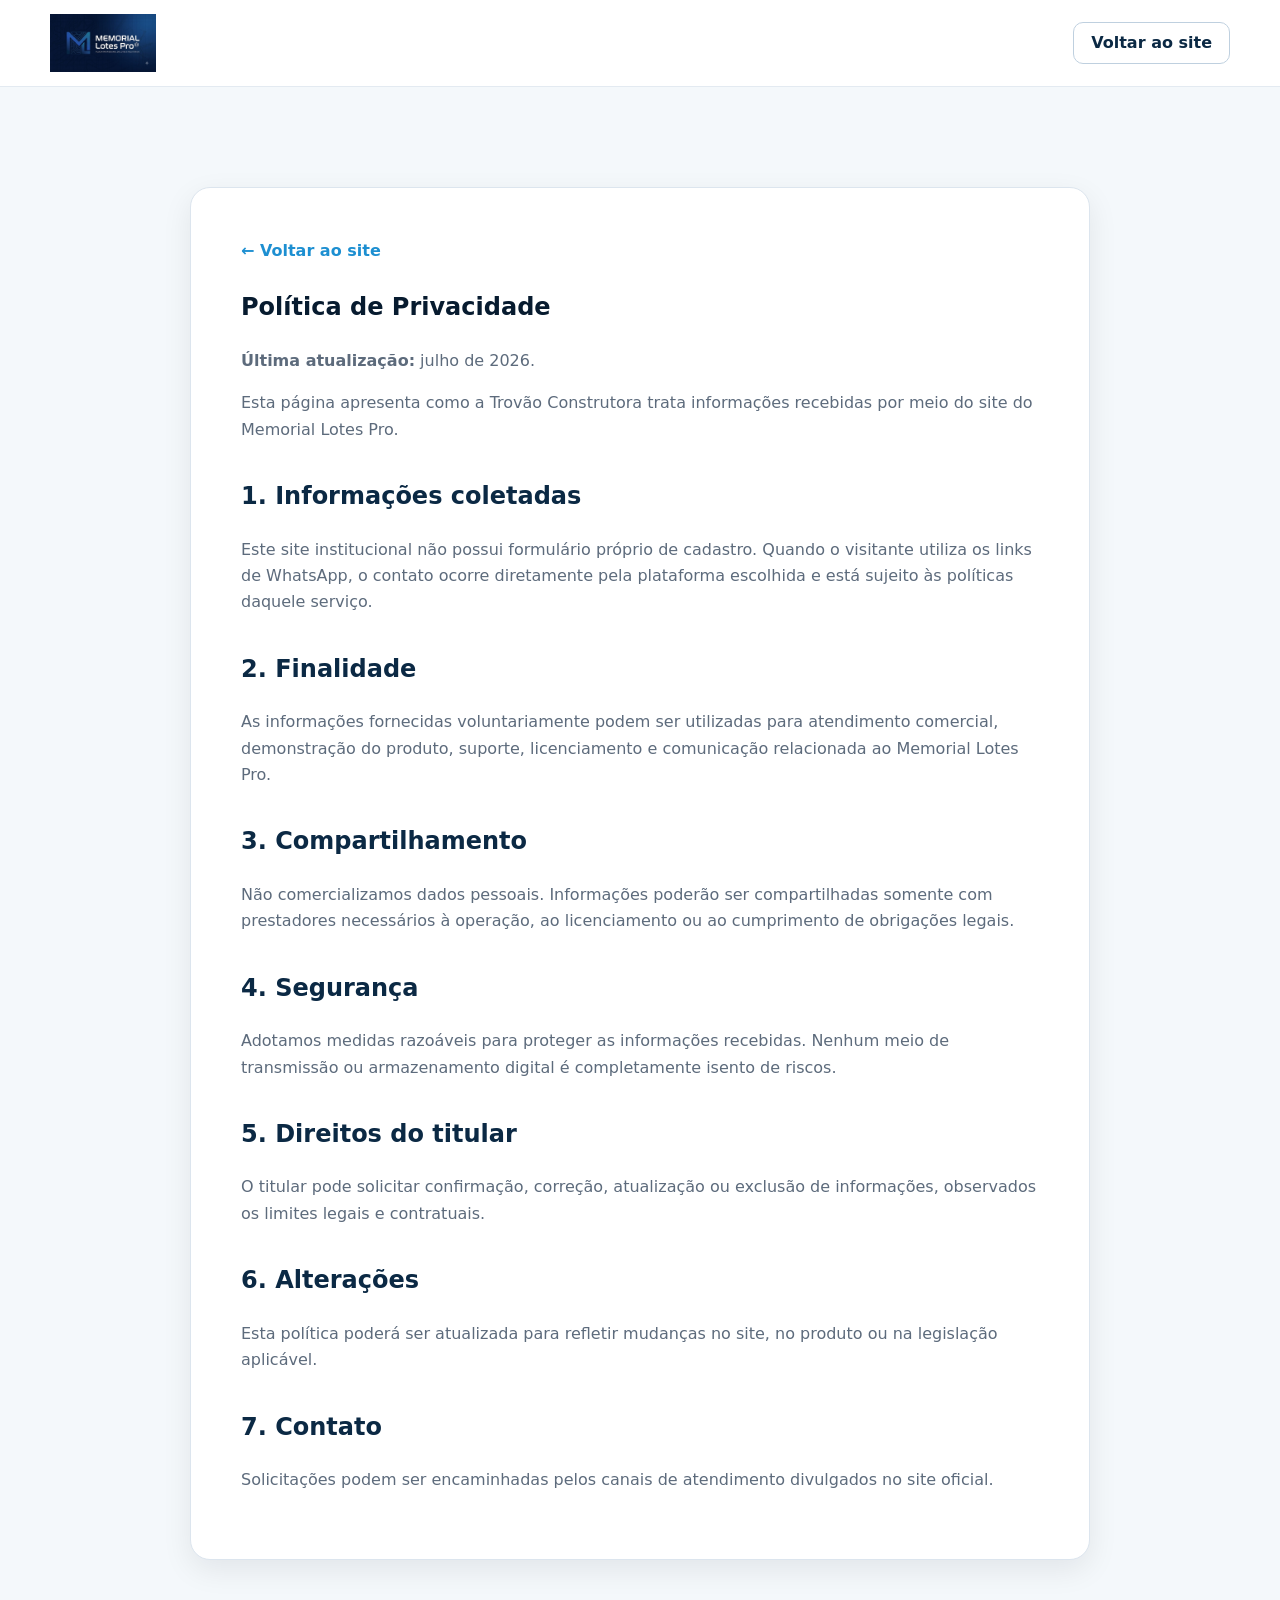
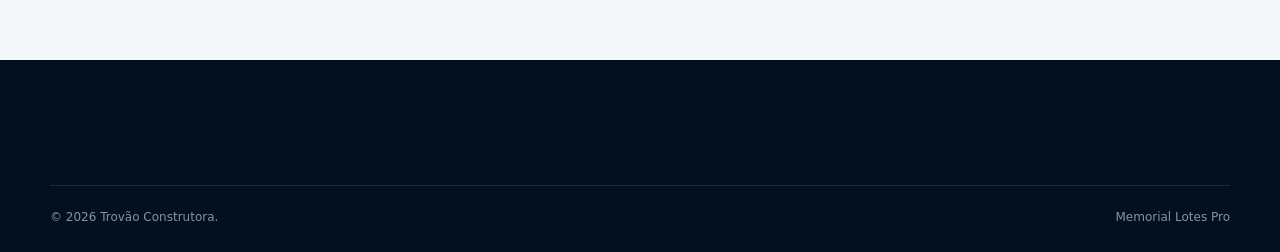
<file: politica-de-privacidade.html>
<!DOCTYPE html>
<html lang="pt-BR">
<head>
  <meta charset="UTF-8">
  <meta name="viewport" content="width=device-width, initial-scale=1.0">
  <meta name="robots" content="index,follow">
  <link rel="icon" href="img/logo.jpg" type="image/jpeg">
  <link rel="stylesheet" href="css/style.css">
  <title>Política de Privacidade | Memorial Lotes Pro</title>
</head>
<body>
  <header class="site-header"><div class="container nav-wrap"><a class="brand" href="index.html"><img src="img/logo.jpg" alt="Memorial Lotes Pro"></a><a class="btn btn-small btn-outline" href="index.html">Voltar ao site</a></div></header>
  <main class="legal-page"><article class="container legal-card">
    <a class="legal-back" href="index.html">← Voltar ao site</a>
    <h1>Política de Privacidade</h1>
    <p><strong>Última atualização:</strong> julho de 2026.</p>
    <p>Esta página apresenta como a Trovão Construtora trata informações recebidas por meio do site do Memorial Lotes Pro.</p>
    <h2>1. Informações coletadas</h2>
    <p>Este site institucional não possui formulário próprio de cadastro. Quando o visitante utiliza os links de WhatsApp, o contato ocorre diretamente pela plataforma escolhida e está sujeito às políticas daquele serviço.</p>
    <h2>2. Finalidade</h2>
    <p>As informações fornecidas voluntariamente podem ser utilizadas para atendimento comercial, demonstração do produto, suporte, licenciamento e comunicação relacionada ao Memorial Lotes Pro.</p>
    <h2>3. Compartilhamento</h2>
    <p>Não comercializamos dados pessoais. Informações poderão ser compartilhadas somente com prestadores necessários à operação, ao licenciamento ou ao cumprimento de obrigações legais.</p>
    <h2>4. Segurança</h2>
    <p>Adotamos medidas razoáveis para proteger as informações recebidas. Nenhum meio de transmissão ou armazenamento digital é completamente isento de riscos.</p>
    <h2>5. Direitos do titular</h2>
    <p>O titular pode solicitar confirmação, correção, atualização ou exclusão de informações, observados os limites legais e contratuais.</p>
    <h2>6. Alterações</h2>
    <p>Esta política poderá ser atualizada para refletir mudanças no site, no produto ou na legislação aplicável.</p>
    <h2>7. Contato</h2>
    <p>Solicitações podem ser encaminhadas pelos canais de atendimento divulgados no site oficial.</p>
  </article></main>
  <footer class="site-footer"><div class="container footer-bottom"><span>© 2026 Trovão Construtora.</span><span>Memorial Lotes Pro</span></div></footer>
</body>
</html>
</file>
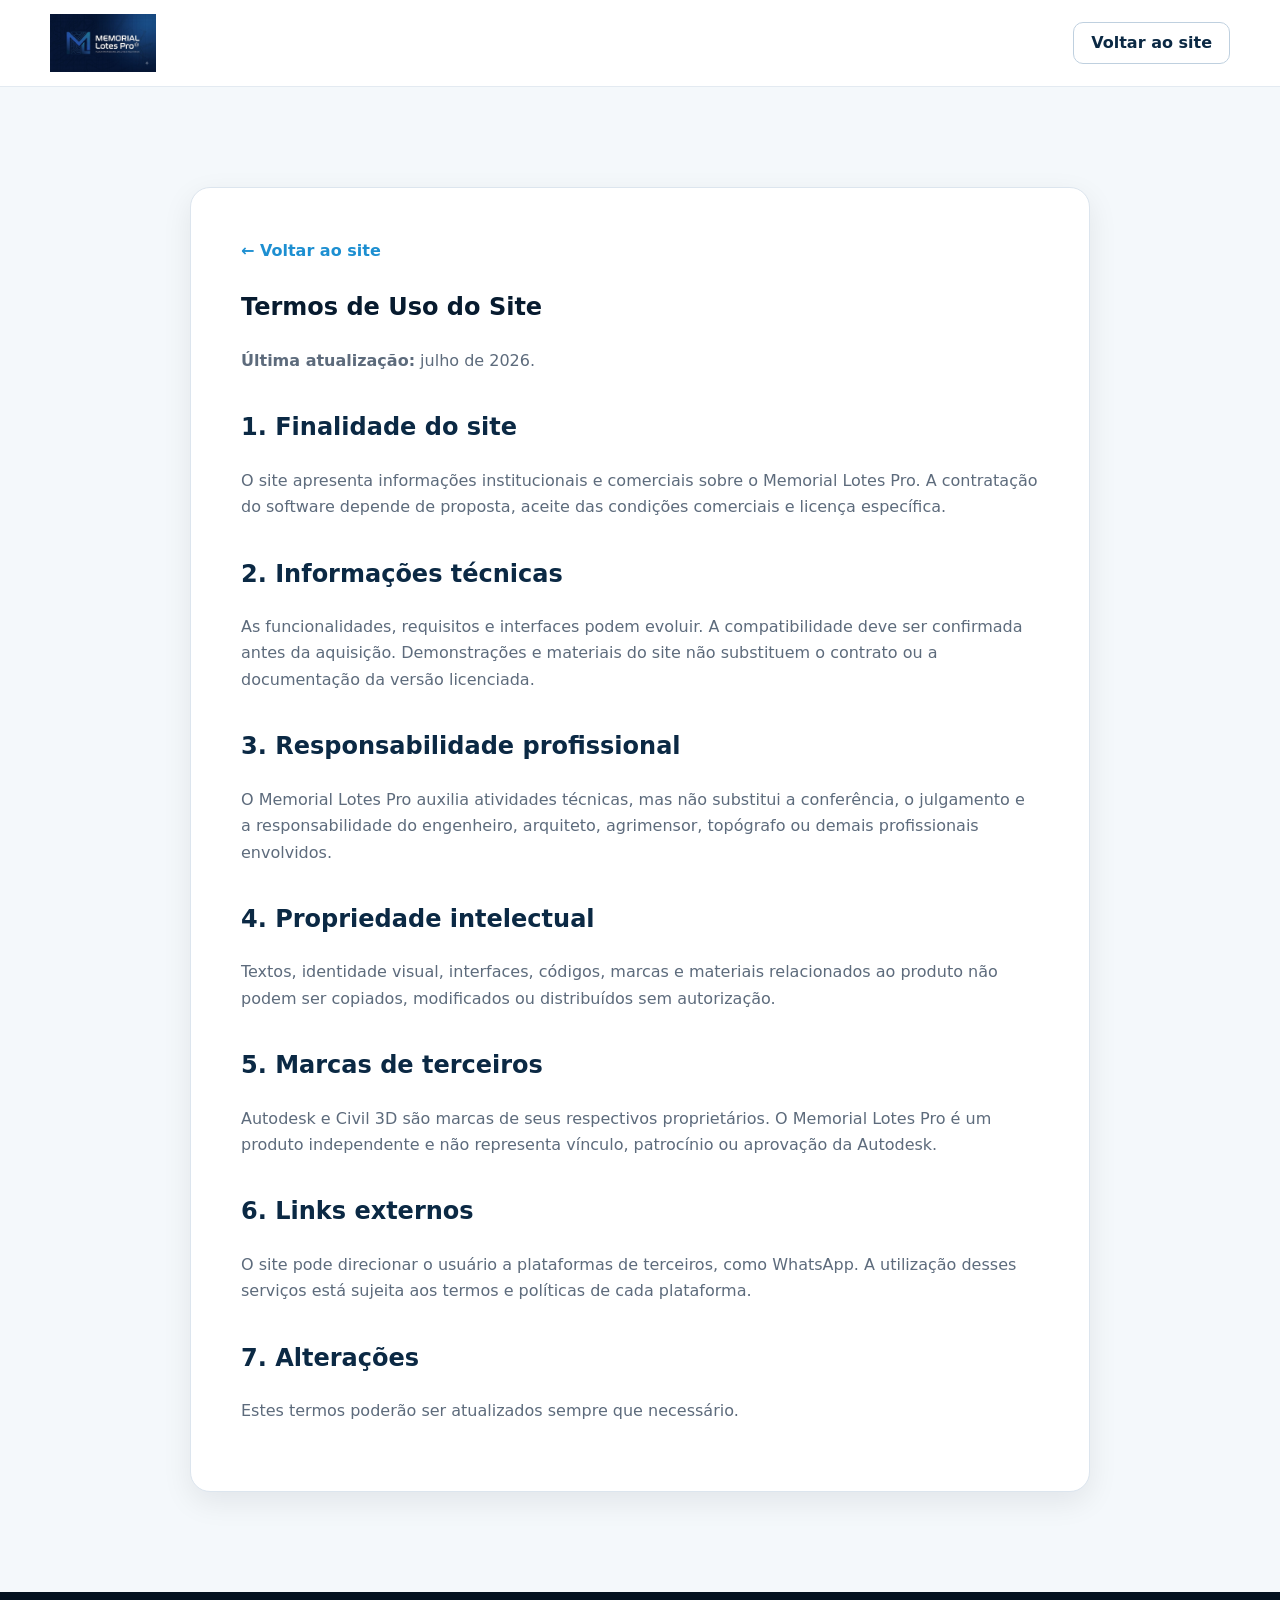
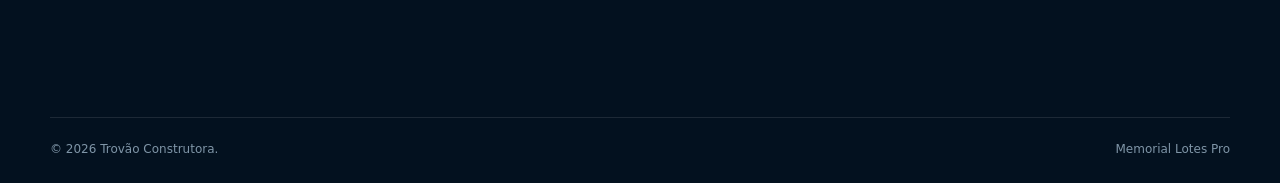
<file: termos-de-uso.html>
<!DOCTYPE html>
<html lang="pt-BR">
<head>
  <meta charset="UTF-8">
  <meta name="viewport" content="width=device-width, initial-scale=1.0">
  <meta name="robots" content="index,follow">
  <link rel="icon" href="img/logo.jpg" type="image/jpeg">
  <link rel="stylesheet" href="css/style.css">
  <title>Termos de Uso | Memorial Lotes Pro</title>
</head>
<body>
  <header class="site-header"><div class="container nav-wrap"><a class="brand" href="index.html"><img src="img/logo.jpg" alt="Memorial Lotes Pro"></a><a class="btn btn-small btn-outline" href="index.html">Voltar ao site</a></div></header>
  <main class="legal-page"><article class="container legal-card">
    <a class="legal-back" href="index.html">← Voltar ao site</a>
    <h1>Termos de Uso do Site</h1>
    <p><strong>Última atualização:</strong> julho de 2026.</p>
    <h2>1. Finalidade do site</h2>
    <p>O site apresenta informações institucionais e comerciais sobre o Memorial Lotes Pro. A contratação do software depende de proposta, aceite das condições comerciais e licença específica.</p>
    <h2>2. Informações técnicas</h2>
    <p>As funcionalidades, requisitos e interfaces podem evoluir. A compatibilidade deve ser confirmada antes da aquisição. Demonstrações e materiais do site não substituem o contrato ou a documentação da versão licenciada.</p>
    <h2>3. Responsabilidade profissional</h2>
    <p>O Memorial Lotes Pro auxilia atividades técnicas, mas não substitui a conferência, o julgamento e a responsabilidade do engenheiro, arquiteto, agrimensor, topógrafo ou demais profissionais envolvidos.</p>
    <h2>4. Propriedade intelectual</h2>
    <p>Textos, identidade visual, interfaces, códigos, marcas e materiais relacionados ao produto não podem ser copiados, modificados ou distribuídos sem autorização.</p>
    <h2>5. Marcas de terceiros</h2>
    <p>Autodesk e Civil 3D são marcas de seus respectivos proprietários. O Memorial Lotes Pro é um produto independente e não representa vínculo, patrocínio ou aprovação da Autodesk.</p>
    <h2>6. Links externos</h2>
    <p>O site pode direcionar o usuário a plataformas de terceiros, como WhatsApp. A utilização desses serviços está sujeita aos termos e políticas de cada plataforma.</p>
    <h2>7. Alterações</h2>
    <p>Estes termos poderão ser atualizados sempre que necessário.</p>
  </article></main>
  <footer class="site-footer"><div class="container footer-bottom"><span>© 2026 Trovão Construtora.</span><span>Memorial Lotes Pro</span></div></footer>
</body>
</html>
</file>
<file: css/style.css>
:root {
  --navy-950: #03111f;
  --navy-900: #071b2f;
  --navy-800: #0b2944;
  --navy-700: #123b5d;
  --blue-500: #1d8fd1;
  --blue-400: #43b6e9;
  --cyan-300: #6ad8ef;
  --gold-500: #d8a531;
  --gold-400: #efc65c;
  --ink: #172536;
  --muted: #5d6b7c;
  --line: #dce5ee;
  --surface: #ffffff;
  --surface-soft: #f4f8fb;
  --shadow-sm: 0 10px 30px rgba(3, 17, 31, .08);
  --shadow-lg: 0 28px 80px rgba(3, 17, 31, .18);
  --radius-sm: 12px;
  --radius-md: 20px;
  --radius-lg: 32px;
  --container: 1180px;
}

* { box-sizing: border-box; }
html { scroll-behavior: smooth; scroll-padding-top: 90px; }
body { margin: 0; font-family: "Segoe UI", Inter, system-ui, -apple-system, BlinkMacSystemFont, sans-serif; color: var(--ink); background: var(--surface); line-height: 1.65; -webkit-font-smoothing: antialiased; }
img { display: block; max-width: 100%; }
a { color: inherit; }
button, input { font: inherit; }
button { color: inherit; }
.container { width: min(var(--container), calc(100% - 40px)); margin-inline: auto; }
.section { padding: 112px 0; }
.skip-link { position: fixed; left: 16px; top: -100px; z-index: 9999; padding: 12px 18px; background: white; border-radius: 8px; box-shadow: var(--shadow-sm); }
.skip-link:focus { top: 16px; }

.site-header { position: sticky; top: 0; z-index: 1000; background: rgba(255, 255, 255, .92); border-bottom: 1px solid rgba(220, 229, 238, .8); backdrop-filter: blur(18px); transition: box-shadow .25s ease; }
.site-header.scrolled { box-shadow: 0 8px 30px rgba(3, 17, 31, .08); }
.nav-wrap { min-height: 86px; display: flex; align-items: center; justify-content: space-between; gap: 24px; }
.brand { display: flex; align-items: center; flex-shrink: 0; text-decoration: none; }
.brand img { width: 166px; height: 58px; object-fit: contain; object-position: left center; }
.main-nav { display: flex; align-items: center; gap: 27px; font-size: .94rem; font-weight: 650; color: #425166; }
.main-nav > a:not(.btn) { text-decoration: none; padding: 31px 0 27px; border-bottom: 3px solid transparent; transition: color .2s ease, border-color .2s ease; }
.main-nav > a:not(.btn):hover, .main-nav > a.active { color: var(--blue-500); border-color: var(--blue-500); }
.menu-toggle { display: none; width: 44px; height: 44px; border: 1px solid var(--line); border-radius: 10px; background: white; align-items: center; justify-content: center; flex-direction: column; gap: 5px; cursor: pointer; }
.menu-toggle span { width: 21px; height: 2px; background: var(--navy-900); transition: transform .2s ease, opacity .2s ease; }

.btn { display: inline-flex; align-items: center; justify-content: center; gap: 8px; min-height: 50px; padding: 0 24px; border: 1px solid transparent; border-radius: 12px; text-decoration: none; font-weight: 750; cursor: pointer; transition: transform .2s ease, box-shadow .2s ease, background .2s ease, border-color .2s ease; }
.btn:hover { transform: translateY(-2px); }
.btn-small { min-height: 42px; padding: 0 17px; border-radius: 10px; }
.btn-primary { background: linear-gradient(135deg, var(--blue-500), #156ea9); color: white; box-shadow: 0 14px 30px rgba(29, 143, 209, .28); }
.btn-primary:hover { box-shadow: 0 18px 36px rgba(29, 143, 209, .36); }
.btn-outline { border-color: #bfd0df; color: var(--navy-800); background: white; }
.btn-outline:hover { border-color: var(--blue-500); color: var(--blue-500); }
.btn-outline-dark { border-color: #aebdca; color: var(--navy-900); background: transparent; }
.btn-outline-dark:hover { border-color: var(--blue-500); color: var(--blue-500); }
.btn-ghost { border-color: rgba(255,255,255,.24); color: white; background: rgba(255,255,255,.06); }
.btn-ghost:hover { background: rgba(255,255,255,.12); }
.btn-gold { background: linear-gradient(135deg, var(--gold-400), var(--gold-500)); color: var(--navy-950); box-shadow: 0 14px 32px rgba(216, 165, 49, .23); }

.hero { position: relative; overflow: hidden; padding: 112px 0 96px; background: radial-gradient(circle at 10% 0%, #123c60 0, var(--navy-900) 38%, var(--navy-950) 100%); color: white; }
.hero::after { content: ""; position: absolute; inset: 0; opacity: .11; background-image: linear-gradient(rgba(255,255,255,.16) 1px, transparent 1px), linear-gradient(90deg, rgba(255,255,255,.16) 1px, transparent 1px); background-size: 52px 52px; mask-image: linear-gradient(to bottom, black, transparent 90%); pointer-events: none; }
.hero-glow { position: absolute; border-radius: 50%; filter: blur(15px); opacity: .25; }
.hero-glow-a { width: 450px; height: 450px; background: #148bc7; top: -240px; right: 8%; }
.hero-glow-b { width: 300px; height: 300px; background: #d8a531; bottom: -250px; left: 18%; }
.hero-grid { position: relative; z-index: 1; display: grid; grid-template-columns: .92fr 1.08fr; align-items: center; gap: 72px; }
.eyebrow, .section-kicker { display: inline-flex; align-items: center; gap: 10px; color: var(--blue-400); text-transform: uppercase; letter-spacing: .14em; font-size: .75rem; font-weight: 800; }
.eyebrow span { width: 24px; height: 2px; background: var(--gold-400); }
.hero h1 { max-width: 680px; margin: 22px 0 24px; font-size: clamp(2.55rem, 5vw, 4.55rem); line-height: 1.04; letter-spacing: -.045em; }
.hero-lead { max-width: 650px; margin: 0 0 34px; color: #c8d8e6; font-size: 1.16rem; }
.hero-lead strong { color: white; }
.hero-actions { display: flex; flex-wrap: wrap; gap: 14px; }
.hero-points { display: flex; flex-wrap: wrap; gap: 20px; margin-top: 31px; color: #b8ccdd; font-size: .88rem; }
.hero-points span { display: flex; align-items: center; gap: 8px; }
.hero-points span::before { content: ""; width: 6px; height: 6px; border-radius: 50%; background: var(--gold-400); box-shadow: 0 0 0 4px rgba(239, 198, 92, .1); }
.hero-visual { position: relative; padding: 32px 0 44px; }
.app-frame { position: relative; overflow: hidden; border: 1px solid rgba(255,255,255,.17); border-radius: 20px; background: #dfe8ef; box-shadow: 0 38px 90px rgba(0,0,0,.4); transform: perspective(1200px) rotateY(-3deg) rotateX(1deg); }
.app-frame-top { display: flex; align-items: center; gap: 18px; min-height: 44px; padding: 0 15px; background: rgba(9, 31, 51, .96); color: #d2e3ef; font-size: .78rem; }
.window-dots { display: flex; gap: 6px; }
.window-dots i { display: block; width: 8px; height: 8px; border-radius: 50%; background: #627a8f; }
.window-dots i:first-child { background: #efc65c; }
.status-dot { margin-left: auto; display: flex; align-items: center; gap: 7px; }
.status-dot::before { content: ""; width: 7px; height: 7px; border-radius: 50%; background: #46d68c; box-shadow: 0 0 0 4px rgba(70,214,140,.12); }
.app-frame img { width: 100%; max-height: 500px; object-fit: cover; object-position: top; }
.floating-card { position: absolute; z-index: 3; min-width: 190px; padding: 14px 18px; border: 1px solid rgba(255,255,255,.26); border-radius: 13px; background: rgba(255,255,255,.93); box-shadow: 0 18px 40px rgba(0,0,0,.22); color: var(--navy-900); backdrop-filter: blur(10px); }
.floating-card strong, .floating-card span { display: block; }
.floating-card strong { font-size: .86rem; }
.floating-card span { margin-top: 3px; color: var(--muted); font-size: .72rem; }
.card-one { left: -36px; bottom: 12px; }
.card-two { right: -20px; top: 4px; }

.trust-strip { position: relative; z-index: 5; background: white; border-bottom: 1px solid var(--line); }
.trust-grid { display: grid; grid-template-columns: repeat(4, 1fr); }
.trust-grid div { padding: 28px 25px; border-right: 1px solid var(--line); }
.trust-grid div:last-child { border-right: 0; }
.trust-grid strong, .trust-grid span { display: block; }
.trust-grid strong { color: var(--navy-900); font-size: .93rem; }
.trust-grid span { margin-top: 3px; color: var(--muted); font-size: .79rem; }

.section-kicker { color: var(--blue-500); }
.section-kicker.light { color: var(--gold-400); }
.section-heading { max-width: 720px; margin-bottom: 54px; }
.section-heading.centered { margin-left: auto; margin-right: auto; text-align: center; }
.section-heading h2, .section-copy h2, .requirement-copy h2, .about-copy h2, .faq-section h2 { margin: 13px 0 18px; color: var(--navy-900); font-size: clamp(2rem, 4vw, 3.15rem); line-height: 1.12; letter-spacing: -.035em; }
.section-heading p, .section-copy p, .requirement-copy p, .about-copy p { color: var(--muted); }

.product-section { background: var(--surface-soft); }
.two-column { display: grid; grid-template-columns: .9fr 1.1fr; gap: 90px; align-items: center; }
.section-copy p { font-size: 1.04rem; }
.text-link { display: inline-flex; align-items: center; gap: 10px; margin-top: 12px; color: var(--blue-500); font-weight: 800; text-decoration: none; }
.text-link span { transition: transform .2s ease; }
.text-link:hover span { transform: translateX(5px); }
.impact-panel { display: grid; gap: 14px; }
.impact-panel article { position: relative; display: grid; grid-template-columns: 64px 1fr; grid-template-areas: "number title" "number text"; column-gap: 22px; padding: 28px; background: white; border: 1px solid var(--line); border-radius: var(--radius-md); box-shadow: var(--shadow-sm); }
.impact-panel article > span { grid-area: number; display: flex; align-items: center; justify-content: center; width: 58px; height: 58px; border-radius: 16px; background: #eaf6fc; color: var(--blue-500); font-weight: 850; }
.impact-panel h3 { grid-area: title; margin: 3px 0 2px; color: var(--navy-900); }
.impact-panel p { grid-area: text; margin: 0; color: var(--muted); font-size: .93rem; }

.modules-section { background: white; }
.module-tabs { display: grid; grid-template-columns: repeat(5, 1fr); gap: 8px; padding: 8px; margin-bottom: 32px; border: 1px solid var(--line); border-radius: 16px; background: var(--surface-soft); }
.module-tab { min-height: 48px; border: 0; border-radius: 10px; background: transparent; color: #536274; font-weight: 760; cursor: pointer; transition: background .2s ease, color .2s ease, box-shadow .2s ease; }
.module-tab:hover { color: var(--blue-500); }
.module-tab.active { background: white; color: var(--navy-900); box-shadow: 0 6px 18px rgba(3,17,31,.08); }
.tab-panel { padding: 42px; border: 1px solid var(--line); border-radius: var(--radius-lg); background: linear-gradient(145deg, #fff, #f7fafc); }
.feature-intro { display: flex; align-items: end; justify-content: space-between; gap: 40px; padding-bottom: 30px; margin-bottom: 30px; border-bottom: 1px solid var(--line); }
.feature-intro > div { display: flex; align-items: center; gap: 18px; }
.feature-number { display: flex; align-items: center; justify-content: center; width: 48px; height: 48px; flex-shrink: 0; border-radius: 14px; background: var(--navy-900); color: white; font-weight: 850; }
.feature-intro h3 { margin: 0; color: var(--navy-900); font-size: 1.55rem; }
.feature-intro p { max-width: 520px; margin: 0; color: var(--muted); }
.feature-grid { display: grid; grid-template-columns: repeat(3, 1fr); gap: 16px; }
.feature-card { min-height: 185px; padding: 26px; border: 1px solid var(--line); border-radius: 16px; background: white; transition: transform .2s ease, box-shadow .2s ease, border-color .2s ease; }
.feature-card:hover { transform: translateY(-4px); border-color: #b8d9ea; box-shadow: var(--shadow-sm); }
.feature-card h4 { margin: 0 0 9px; color: var(--navy-900); font-size: 1.04rem; }
.feature-card h4::before { content: ""; display: block; width: 32px; height: 3px; margin-bottom: 15px; border-radius: 4px; background: linear-gradient(90deg, var(--blue-500), var(--gold-400)); }
.feature-card p { margin: 0; color: var(--muted); font-size: .9rem; }

.workflow-section { overflow: hidden; background: var(--navy-900); color: white; }
.workflow-section .section-heading h2 { color: white; }
.workflow-grid { position: relative; display: grid; grid-template-columns: repeat(5, 1fr); gap: 18px; }
.workflow-grid::before { content: ""; position: absolute; top: 33px; left: 7%; right: 7%; height: 1px; background: linear-gradient(90deg, transparent, rgba(106,216,239,.4), transparent); }
.workflow-grid article { position: relative; z-index: 1; padding: 0 14px; text-align: center; }
.workflow-grid article span { display: flex; align-items: center; justify-content: center; width: 66px; height: 66px; margin: 0 auto 23px; border: 1px solid rgba(106,216,239,.4); border-radius: 50%; background: var(--navy-900); color: var(--gold-400); font-weight: 850; box-shadow: 0 0 0 8px rgba(106,216,239,.04); }
.workflow-grid h3 { margin: 0 0 10px; font-size: 1rem; }
.workflow-grid p { margin: 0; color: #aabfd0; font-size: .86rem; }

.gallery-section { background: var(--surface-soft); }
.gallery-grid { display: grid; grid-template-columns: repeat(12, 1fr); gap: 18px; }
.gallery-card { grid-column: span 4; position: relative; overflow: hidden; min-height: 310px; padding: 0; border: 0; border-radius: 20px; background: #dfe8ef; cursor: zoom-in; box-shadow: var(--shadow-sm); text-align: left; }
.gallery-card.wide { grid-column: span 6; }
.gallery-card img { width: 100%; height: 100%; min-height: 310px; object-fit: cover; object-position: top; transition: transform .45s ease; }
.gallery-card::after { content: ""; position: absolute; inset: 0; background: linear-gradient(to top, rgba(3,17,31,.92), rgba(3,17,31,0) 62%); }
.gallery-card:hover img { transform: scale(1.035); }
.gallery-card > span { position: absolute; z-index: 2; left: 24px; right: 24px; bottom: 22px; color: white; }
.gallery-card strong, .gallery-card small { display: block; }
.gallery-card strong { font-size: 1.05rem; }
.gallery-card small { margin-top: 3px; color: #bcd0df; }

.requirements-section { background: white; }
.requirement-grid { display: grid; grid-template-columns: .85fr 1.15fr; gap: 90px; align-items: center; }
.requirement-copy .btn { margin-top: 18px; }
.requirement-list { border: 1px solid var(--line); border-radius: var(--radius-md); overflow: hidden; }
.requirement-list > div { display: grid; grid-template-columns: 62px 1fr; gap: 18px; align-items: start; padding: 24px 26px; border-bottom: 1px solid var(--line); }
.requirement-list > div:last-child { border-bottom: 0; }
.requirement-list span { display: flex; align-items: center; justify-content: center; width: 48px; height: 48px; border-radius: 14px; background: #edf7fc; color: var(--blue-500); font-weight: 850; }
.requirement-list p { margin: 0; color: var(--muted); }
.requirement-list strong { display: block; margin-bottom: 3px; color: var(--navy-900); }

.licensing-section { padding-top: 0; background: white; }
.licensing-card { display: grid; grid-template-columns: 1fr auto; gap: 60px; align-items: center; padding: 58px 64px; border-radius: var(--radius-lg); background: linear-gradient(135deg, var(--navy-900), #0f3a5d); color: white; box-shadow: var(--shadow-lg); }
.licensing-card h2 { margin: 14px 0 13px; font-size: clamp(2rem, 4vw, 3rem); line-height: 1.1; letter-spacing: -.035em; }
.licensing-card p { max-width: 720px; margin: 0; color: #bed0df; }
.licensing-actions { min-width: 220px; text-align: center; }
.licensing-actions .btn { width: 100%; }
.licensing-actions span { display: block; margin-top: 11px; color: #a8bfd0; font-size: .8rem; }

.about-section { background: var(--surface-soft); }
.about-grid { display: grid; grid-template-columns: .8fr 1.2fr; align-items: center; gap: 90px; }
.about-logo { display: flex; align-items: center; justify-content: center; min-height: 390px; padding: 48px; border: 1px solid var(--line); border-radius: var(--radius-lg); background: white; box-shadow: var(--shadow-sm); }
.about-logo img { width: min(100%, 390px); }
.about-copy p { font-size: 1.02rem; }

.faq-section { background: white; }
.faq-wrap { display: grid; grid-template-columns: .78fr 1.22fr; gap: 90px; align-items: start; }
.faq-list { display: grid; gap: 12px; }
.faq-list details { border: 1px solid var(--line); border-radius: 14px; background: white; transition: box-shadow .2s ease, border-color .2s ease; }
.faq-list details[open] { border-color: #b8d9ea; box-shadow: var(--shadow-sm); }
.faq-list summary { position: relative; padding: 21px 54px 21px 22px; color: var(--navy-900); font-weight: 760; cursor: pointer; list-style: none; }
.faq-list summary::-webkit-details-marker { display: none; }
.faq-list summary::after { content: "+"; position: absolute; right: 21px; top: 50%; transform: translateY(-50%); color: var(--blue-500); font-size: 1.45rem; font-weight: 400; }
.faq-list details[open] summary::after { content: "−"; }
.faq-list p { margin: 0; padding: 0 22px 22px; color: var(--muted); }

.final-cta { padding: 82px 0; background: linear-gradient(135deg, #eaf5fb, #f8fbfd); border-top: 1px solid var(--line); }
.final-cta-inner { display: flex; align-items: center; justify-content: space-between; gap: 60px; }
.final-cta-inner span { color: var(--blue-500); font-size: .78rem; text-transform: uppercase; letter-spacing: .15em; font-weight: 850; }
.final-cta h2 { max-width: 780px; margin: 8px 0 0; color: var(--navy-900); font-size: clamp(1.8rem, 3vw, 2.65rem); line-height: 1.17; letter-spacing: -.035em; }
.final-cta .btn { flex-shrink: 0; }

.site-footer { padding: 70px 0 24px; background: var(--navy-950); color: #b8c8d5; }
.footer-grid { display: grid; grid-template-columns: 2fr repeat(3, 1fr); gap: 50px; }
.footer-brand img { width: 200px; height: 72px; object-fit: contain; object-position: left center; filter: brightness(1.2); }
.footer-brand p { max-width: 330px; margin: 16px 0 0; }
.footer-grid strong { display: block; margin-bottom: 15px; color: white; }
.footer-grid a { display: block; width: fit-content; margin: 9px 0; color: #9fb4c4; text-decoration: none; }
.footer-grid a:hover { color: var(--cyan-300); }
.footer-bottom { display: flex; align-items: center; justify-content: space-between; gap: 30px; margin-top: 55px; padding-top: 22px; border-top: 1px solid rgba(255,255,255,.1); font-size: .75rem; color: #7f95a7; }
.footer-bottom span:last-child { text-align: right; }

.whatsapp-float { position: fixed; z-index: 800; right: 22px; bottom: 22px; display: flex; align-items: center; justify-content: center; width: 58px; height: 58px; border-radius: 50%; background: #25d366; box-shadow: 0 14px 30px rgba(37,211,102,.3); transition: transform .2s ease; }
.whatsapp-float:hover { transform: translateY(-4px) scale(1.03); }
.whatsapp-float svg { width: 29px; height: 29px; fill: white; }

.lightbox { position: fixed; inset: 0; z-index: 2000; display: none; align-items: center; justify-content: center; padding: 40px; background: rgba(3,17,31,.93); backdrop-filter: blur(8px); }
.lightbox.open { display: flex; }
.lightbox figure { width: min(1200px, 95vw); margin: 0; }
.lightbox img { width: 100%; max-height: 82vh; object-fit: contain; border-radius: 14px; background: white; box-shadow: 0 30px 90px rgba(0,0,0,.5); }
.lightbox figcaption { margin-top: 12px; color: white; text-align: center; }
.lightbox-close { position: absolute; right: 24px; top: 16px; width: 48px; height: 48px; border: 0; border-radius: 50%; background: rgba(255,255,255,.12); color: white; font-size: 2rem; cursor: pointer; }

.reveal { opacity: 0; transform: translateY(22px); transition: opacity .65s ease, transform .65s ease; }
.reveal.visible { opacity: 1; transform: translateY(0); }

.legal-page { min-height: 70vh; padding: 100px 0; background: var(--surface-soft); }
.legal-card { max-width: 900px; margin: auto; padding: 50px; border: 1px solid var(--line); border-radius: var(--radius-md); background: white; box-shadow: var(--shadow-sm); }
.legal-card h1 { margin-top: 0; color: var(--navy-900); }
.legal-card h2 { margin-top: 34px; color: var(--navy-800); }
.legal-card p, .legal-card li { color: var(--muted); }
.legal-back { display: inline-block; margin-bottom: 24px; color: var(--blue-500); font-weight: 750; text-decoration: none; }

@media (max-width: 1100px) {
  .main-nav { gap: 18px; font-size: .88rem; }
  .hero-grid { grid-template-columns: 1fr 1fr; gap: 45px; }
  .floating-card { display: none; }
  .feature-grid { grid-template-columns: repeat(2, 1fr); }
  .workflow-grid { grid-template-columns: repeat(3, 1fr); row-gap: 48px; }
  .workflow-grid::before { display: none; }
}

@media (max-width: 920px) {
  .menu-toggle { display: flex; }
  .main-nav { position: fixed; top: 87px; left: 20px; right: 20px; display: none; max-height: calc(100vh - 110px); overflow: auto; padding: 18px; border: 1px solid var(--line); border-radius: 16px; background: white; box-shadow: var(--shadow-lg); }
  .main-nav.open { display: block; }
  .main-nav > a:not(.btn) { display: block; padding: 13px 8px; border-bottom: 1px solid var(--line); }
  .main-nav .btn { width: 100%; margin-top: 14px; }
  .hero { padding-top: 85px; }
  .hero-grid, .two-column, .requirement-grid, .about-grid, .faq-wrap { grid-template-columns: 1fr; gap: 55px; }
  .hero-copy { text-align: center; }
  .hero-lead { margin-left: auto; margin-right: auto; }
  .hero-actions, .hero-points { justify-content: center; }
  .hero-visual { max-width: 720px; margin: 0 auto; }
  .trust-grid { grid-template-columns: repeat(2, 1fr); }
  .trust-grid div:nth-child(2) { border-right: 0; }
  .trust-grid div:nth-child(-n+2) { border-bottom: 1px solid var(--line); }
  .module-tabs { grid-template-columns: repeat(3, 1fr); }
  .feature-intro { display: block; }
  .feature-intro p { margin-top: 18px; }
  .gallery-card, .gallery-card.wide { grid-column: span 6; }
  .licensing-card { grid-template-columns: 1fr; }
  .licensing-actions { max-width: 280px; }
  .footer-grid { grid-template-columns: 2fr 1fr 1fr; }
  .footer-grid > div:last-child { grid-column: 2 / 4; }
}

@media (max-width: 640px) {
  .container { width: min(100% - 28px, var(--container)); }
  .section { padding: 82px 0; }
  .nav-wrap { min-height: 76px; }
  .brand img { width: 142px; height: 50px; }
  .main-nav { top: 77px; left: 14px; right: 14px; }
  .hero { padding: 72px 0 66px; }
  .hero h1 { font-size: 2.55rem; }
  .hero-lead { font-size: 1.02rem; }
  .hero-actions { flex-direction: column; }
  .hero-actions .btn { width: 100%; }
  .hero-points { display: grid; gap: 10px; justify-content: start; width: fit-content; margin-left: auto; margin-right: auto; text-align: left; }
  .app-frame { transform: none; border-radius: 13px; }
  .trust-grid { grid-template-columns: 1fr; }
  .trust-grid div { border-right: 0; border-bottom: 1px solid var(--line); }
  .trust-grid div:last-child { border-bottom: 0; }
  .impact-panel article { grid-template-columns: 48px 1fr; column-gap: 15px; padding: 22px; }
  .impact-panel article > span { width: 46px; height: 46px; border-radius: 12px; }
  .module-tabs { display: flex; overflow-x: auto; padding: 6px; }
  .module-tab { flex: 0 0 auto; padding: 0 16px; }
  .tab-panel { padding: 24px 18px; border-radius: 20px; }
  .feature-intro > div { align-items: flex-start; }
  .feature-grid { grid-template-columns: 1fr; }
  .feature-card { min-height: 0; }
  .workflow-grid { grid-template-columns: 1fr; gap: 35px; }
  .workflow-grid article { display: grid; grid-template-columns: 56px 1fr; grid-template-areas: "number title" "number text"; gap: 4px 16px; text-align: left; }
  .workflow-grid article span { grid-area: number; width: 54px; height: 54px; margin: 0; }
  .workflow-grid h3 { grid-area: title; align-self: end; }
  .workflow-grid p { grid-area: text; }
  .gallery-grid { display: block; }
  .gallery-card, .gallery-card.wide { width: 100%; min-height: 260px; margin-bottom: 16px; }
  .gallery-card img { min-height: 260px; }
  .requirement-list > div { grid-template-columns: 50px 1fr; padding: 20px; }
  .requirement-list span { width: 44px; height: 44px; }
  .licensing-card { padding: 38px 24px; border-radius: 22px; }
  .licensing-actions { width: 100%; max-width: none; }
  .about-logo { min-height: 280px; padding: 30px; }
  .final-cta-inner { display: block; }
  .final-cta .btn { width: 100%; margin-top: 28px; }
  .footer-grid { grid-template-columns: 1fr 1fr; gap: 38px 25px; }
  .footer-brand { grid-column: 1 / -1; }
  .footer-grid > div:last-child { grid-column: auto; }
  .footer-bottom { display: block; }
  .footer-bottom span { display: block; }
  .footer-bottom span:last-child { margin-top: 10px; text-align: left; }
  .lightbox { padding: 18px; }
  .legal-card { padding: 30px 22px; }
}

@media (prefers-reduced-motion: reduce) {
  html { scroll-behavior: auto; }
  *, *::before, *::after { transition-duration: .01ms !important; animation-duration: .01ms !important; animation-iteration-count: 1 !important; }
  .reveal { opacity: 1; transform: none; }
}
</file>
